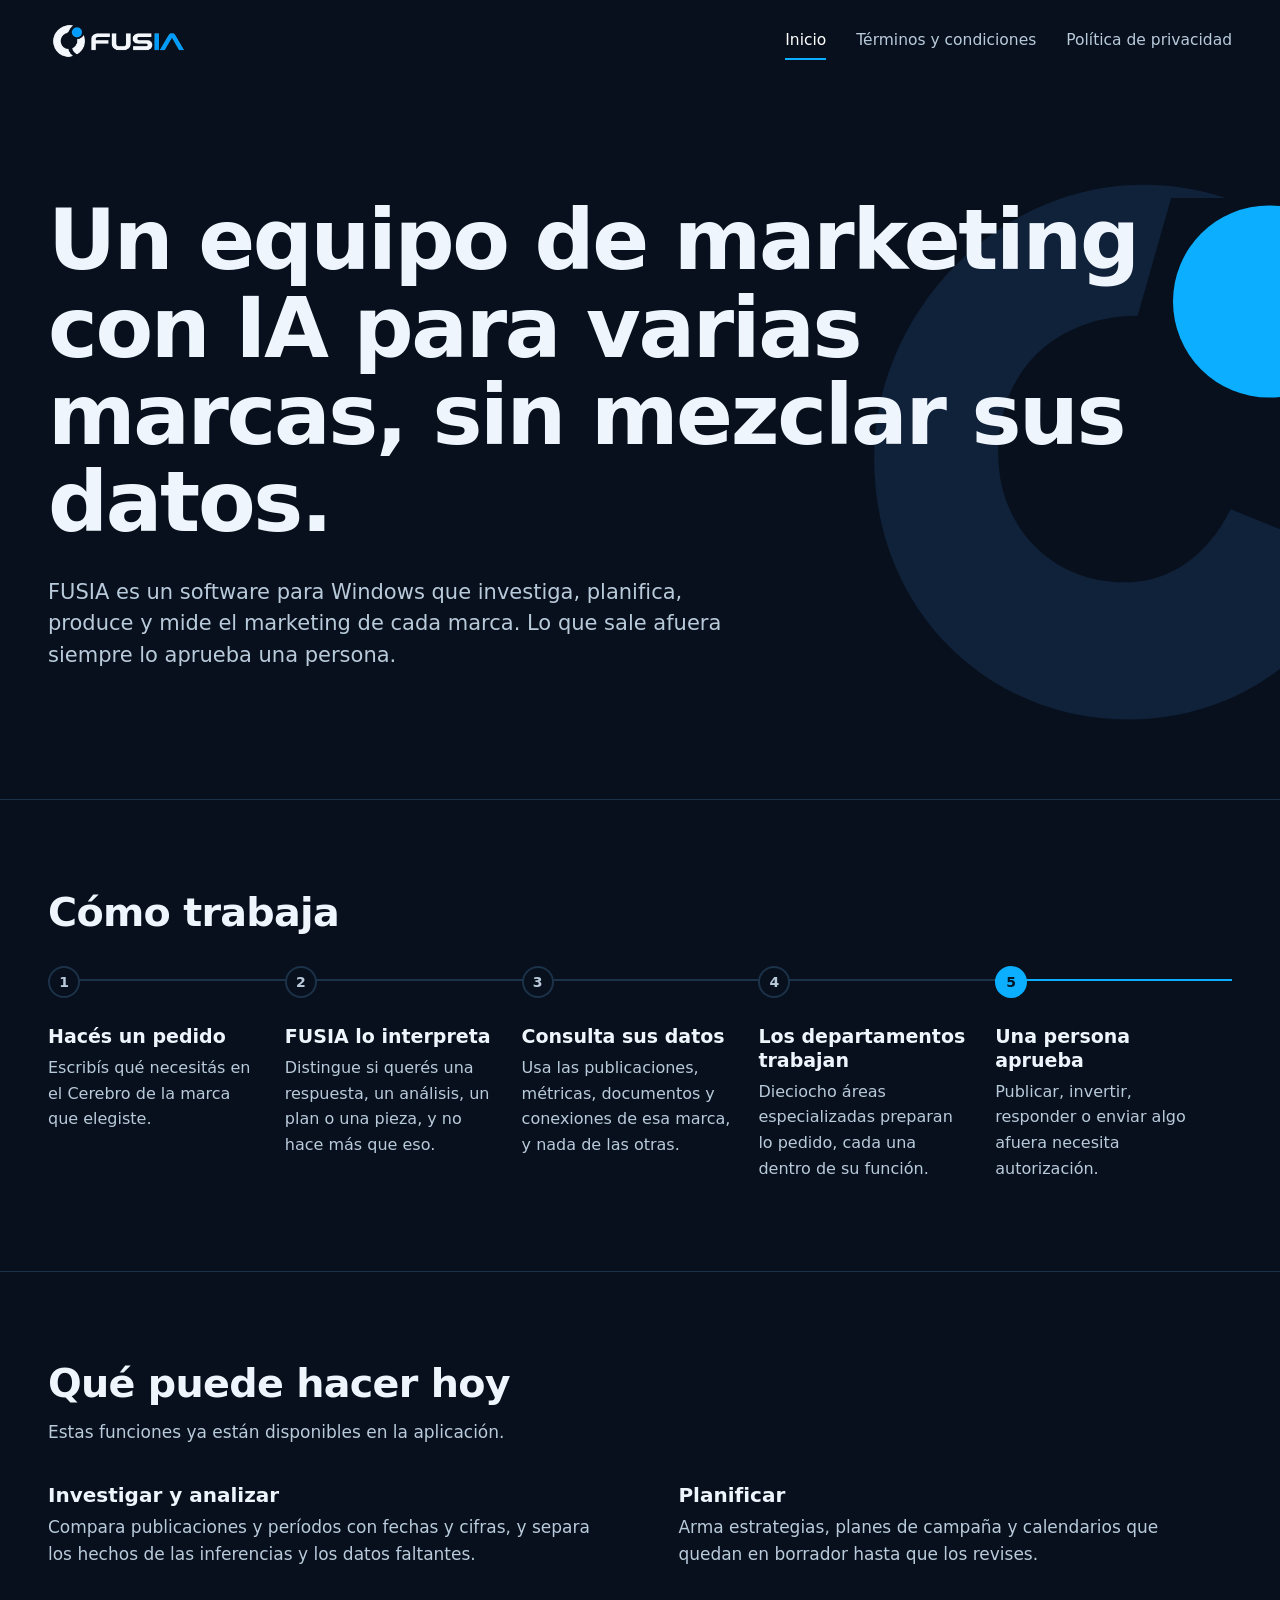
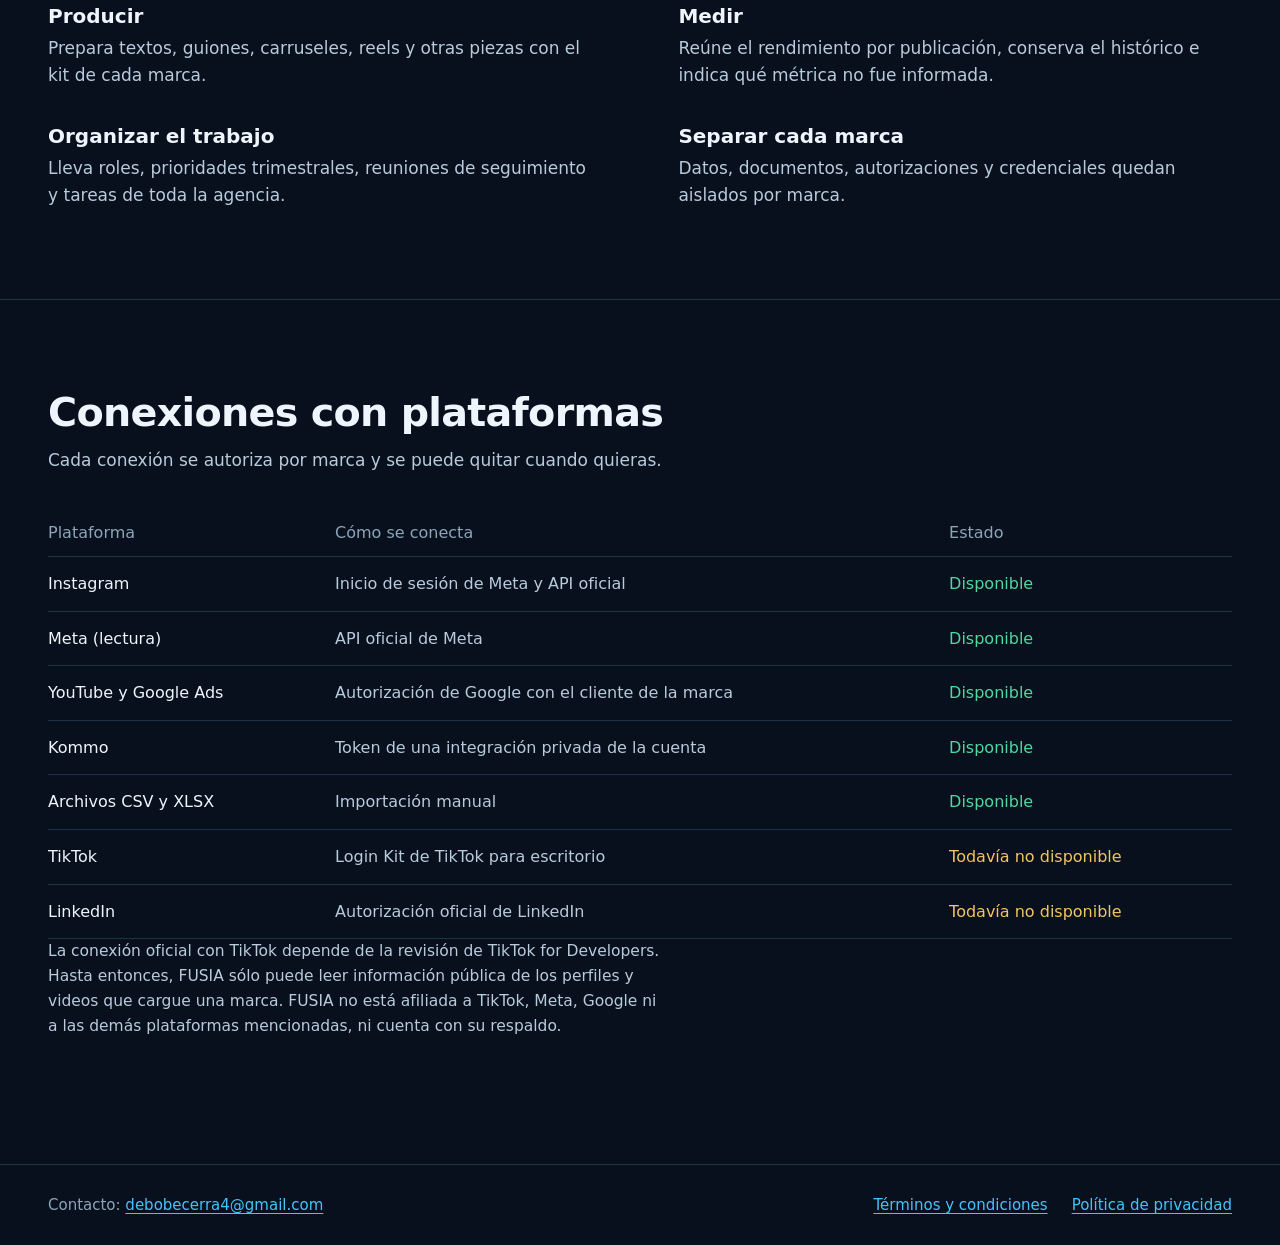
<file: index.html>
<!doctype html>
<html lang="es">
<head>
<meta charset="utf-8">
<meta name="viewport" content="width=device-width, initial-scale=1">
<title>FUSIA: agencia de marketing con IA para varias marcas</title>
<meta name="description" content="FUSIA es un software para Windows que organiza un equipo de marketing con IA para varias marcas, con los datos de cada una separados y aprobación humana para lo que sale afuera.">
<link rel="icon" type="image/png" href="assets/icono.png">
<link rel="stylesheet" href="assets/sitio.css">
</head>
<body>
<a class="saltar" href="#contenido">Saltar al contenido</a>
<header class="cabecera">
  <a href="./"><img src="assets/logo.png" width="480" height="143" alt="FUSIA"></a>
  <nav aria-label="Principal">
    <a href="./" aria-current="page">Inicio</a>
    <a href="terminos/">Términos y condiciones</a>
    <a href="privacidad/">Política de privacidad</a>
  </nav>
</header>

<main id="contenido">
  <section class="portada">
    <svg class="isotipo" viewBox="0 0 100 100" aria-hidden="true">
      <path fill="#10213a" d="M68.5 10.8C38.8 1.2 11.8 25.6 11.8 52.8c0 24.8 18.7 42.1 40.9 42.1 16.8 0 31.1-9.6 37.4-25.4l-20.8-8.5c-4 8-10.2 11.8-17.1 11.8-11.8 0-20.4-9-20.4-20.8 0-13.8 9.8-22.2 22.5-22.2l5.4-19Z"/>
      <circle fill="#0caeff" cx="75.5" cy="27.5" r="15.5"/>
    </svg>
    <h1>Un equipo de marketing con IA para varias marcas, sin mezclar sus datos.</h1>
    <p>FUSIA es un software para Windows que investiga, planifica, produce y mide el marketing de cada marca. Lo que sale afuera siempre lo aprueba una persona.</p>
  </section>

  <section class="franja">
    <h2>Cómo trabaja</h2>
    <ol class="camino">
      <li><h3>Hacés un pedido</h3><p>Escribís qué necesitás en el Cerebro de la marca que elegiste.</p></li>
      <li><h3>FUSIA lo interpreta</h3><p>Distingue si querés una respuesta, un análisis, un plan o una pieza, y no hace más que eso.</p></li>
      <li><h3>Consulta sus datos</h3><p>Usa las publicaciones, métricas, documentos y conexiones de esa marca, y nada de las otras.</p></li>
      <li><h3>Los departamentos trabajan</h3><p>Dieciocho áreas especializadas preparan lo pedido, cada una dentro de su función.</p></li>
      <li><h3>Una persona aprueba</h3><p>Publicar, invertir, responder o enviar algo afuera necesita autorización.</p></li>
    </ol>
  </section>

  <section class="franja">
    <h2>Qué puede hacer hoy</h2>
    <p>Estas funciones ya están disponibles en la aplicación.</p>
    <dl class="capacidades">
      <div><dt>Investigar y analizar</dt><dd>Compara publicaciones y períodos con fechas y cifras, y separa los hechos de las inferencias y los datos faltantes.</dd></div>
      <div><dt>Planificar</dt><dd>Arma estrategias, planes de campaña y calendarios que quedan en borrador hasta que los revises.</dd></div>
      <div><dt>Producir</dt><dd>Prepara textos, guiones, carruseles, reels y otras piezas con el kit de cada marca.</dd></div>
      <div><dt>Medir</dt><dd>Reúne el rendimiento por publicación, conserva el histórico e indica qué métrica no fue informada.</dd></div>
      <div><dt>Organizar el trabajo</dt><dd>Lleva roles, prioridades trimestrales, reuniones de seguimiento y tareas de toda la agencia.</dd></div>
      <div><dt>Separar cada marca</dt><dd>Datos, documentos, autorizaciones y credenciales quedan aislados por marca.</dd></div>
    </dl>
  </section>

  <section class="franja">
    <h2>Conexiones con plataformas</h2>
    <p>Cada conexión se autoriza por marca y se puede quitar cuando quieras.</p>
    <div class="tabla-marco">
      <table>
        <thead><tr><th scope="col">Plataforma</th><th scope="col">Cómo se conecta</th><th scope="col">Estado</th></tr></thead>
        <tbody>
          <tr><td>Instagram</td><td>Inicio de sesión de Meta y API oficial</td><td class="si">Disponible</td></tr>
          <tr><td>Meta (lectura)</td><td>API oficial de Meta</td><td class="si">Disponible</td></tr>
          <tr><td>YouTube y Google Ads</td><td>Autorización de Google con el cliente de la marca</td><td class="si">Disponible</td></tr>
          <tr><td>Kommo</td><td>Token de una integración privada de la cuenta</td><td class="si">Disponible</td></tr>
          <tr><td>Archivos CSV y XLSX</td><td>Importación manual</td><td class="si">Disponible</td></tr>
          <tr><td>TikTok</td><td>Login Kit de TikTok para escritorio</td><td class="no">Todavía no disponible</td></tr>
          <tr><td>LinkedIn</td><td>Autorización oficial de LinkedIn</td><td class="no">Todavía no disponible</td></tr>
        </tbody>
      </table>
    </div>
    <p class="nota">La conexión oficial con TikTok depende de la revisión de TikTok for Developers. Hasta entonces, FUSIA sólo puede leer información pública de los perfiles y videos que cargue una marca. FUSIA no está afiliada a TikTok, Meta, Google ni a las demás plataformas mencionadas, ni cuenta con su respaldo.</p>
  </section>
</main>

<footer class="pie">
  <p>Contacto: <a href="mailto:debobecerra4@gmail.com">debobecerra4@gmail.com</a></p>
  <nav aria-label="Legales"><a href="terminos/">Términos y condiciones</a><a href="privacidad/">Política de privacidad</a></nav>
</footer>
</body>
</html>
</file>
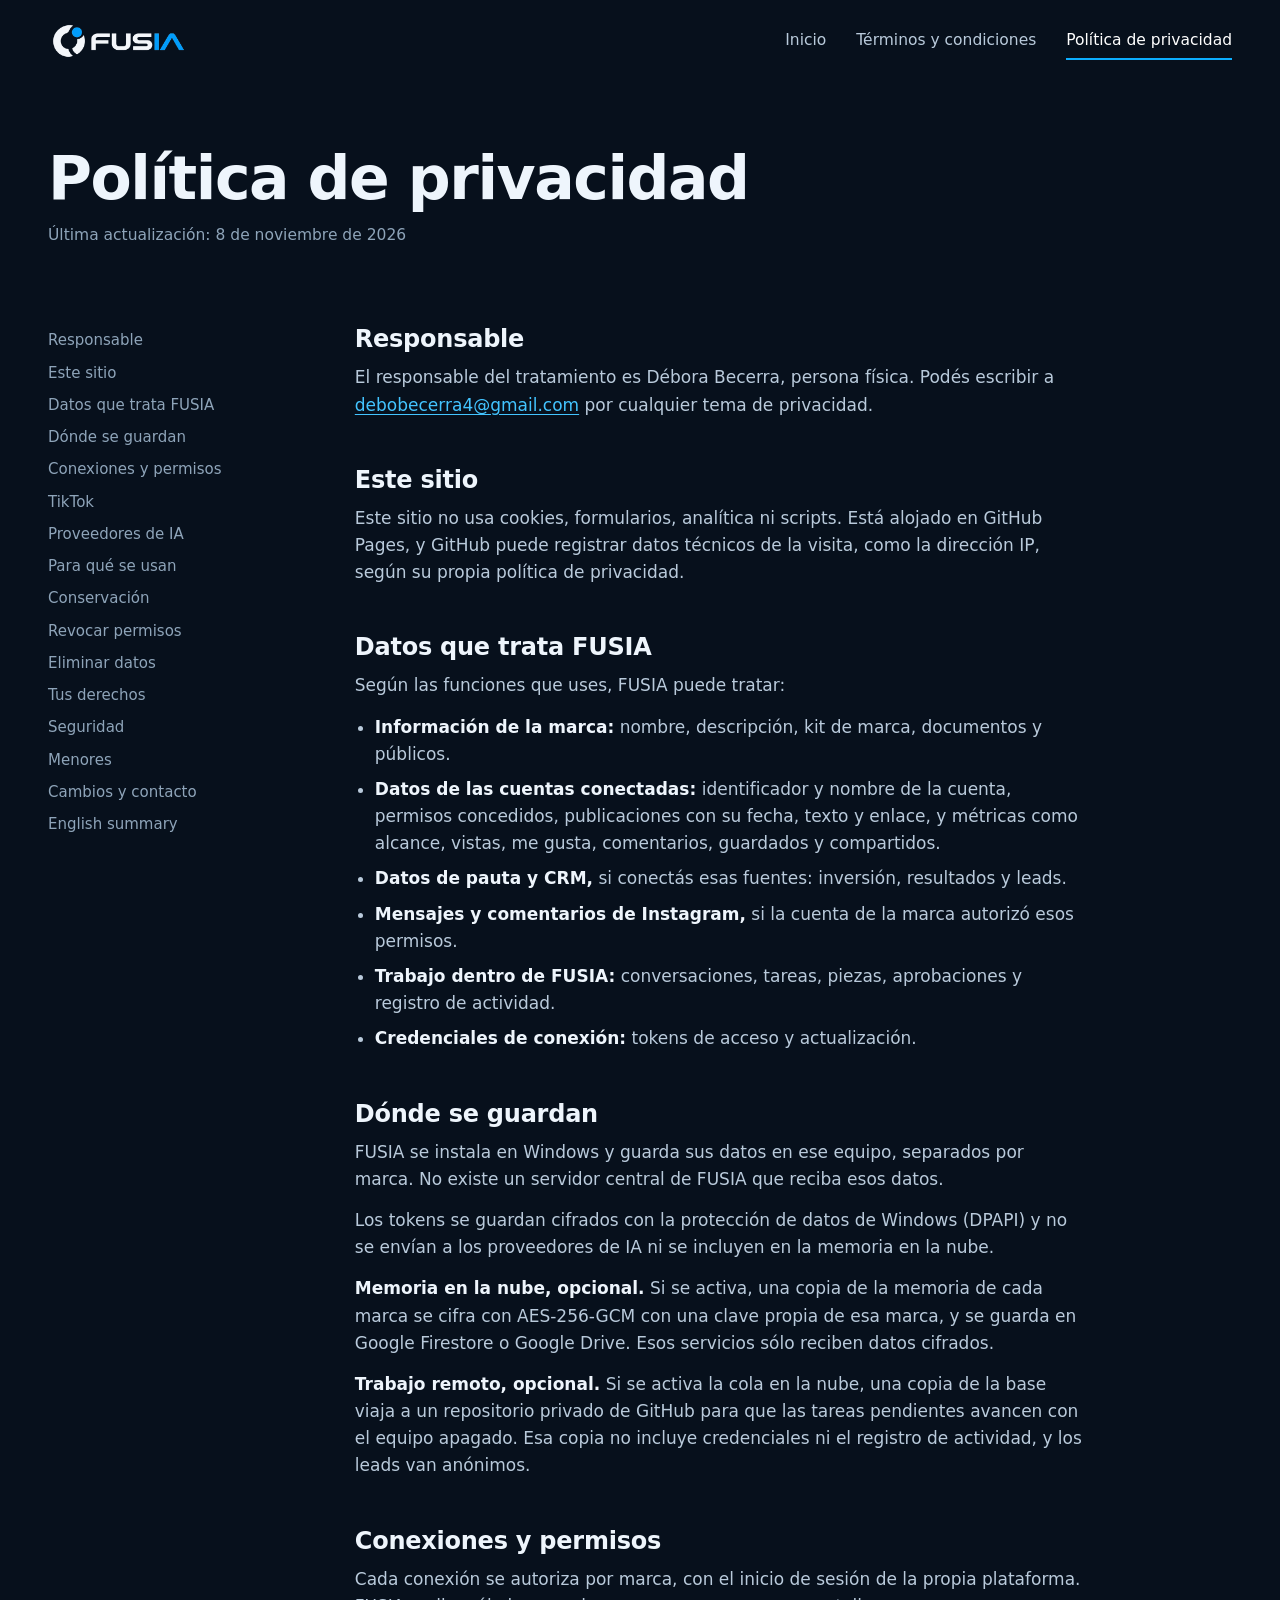
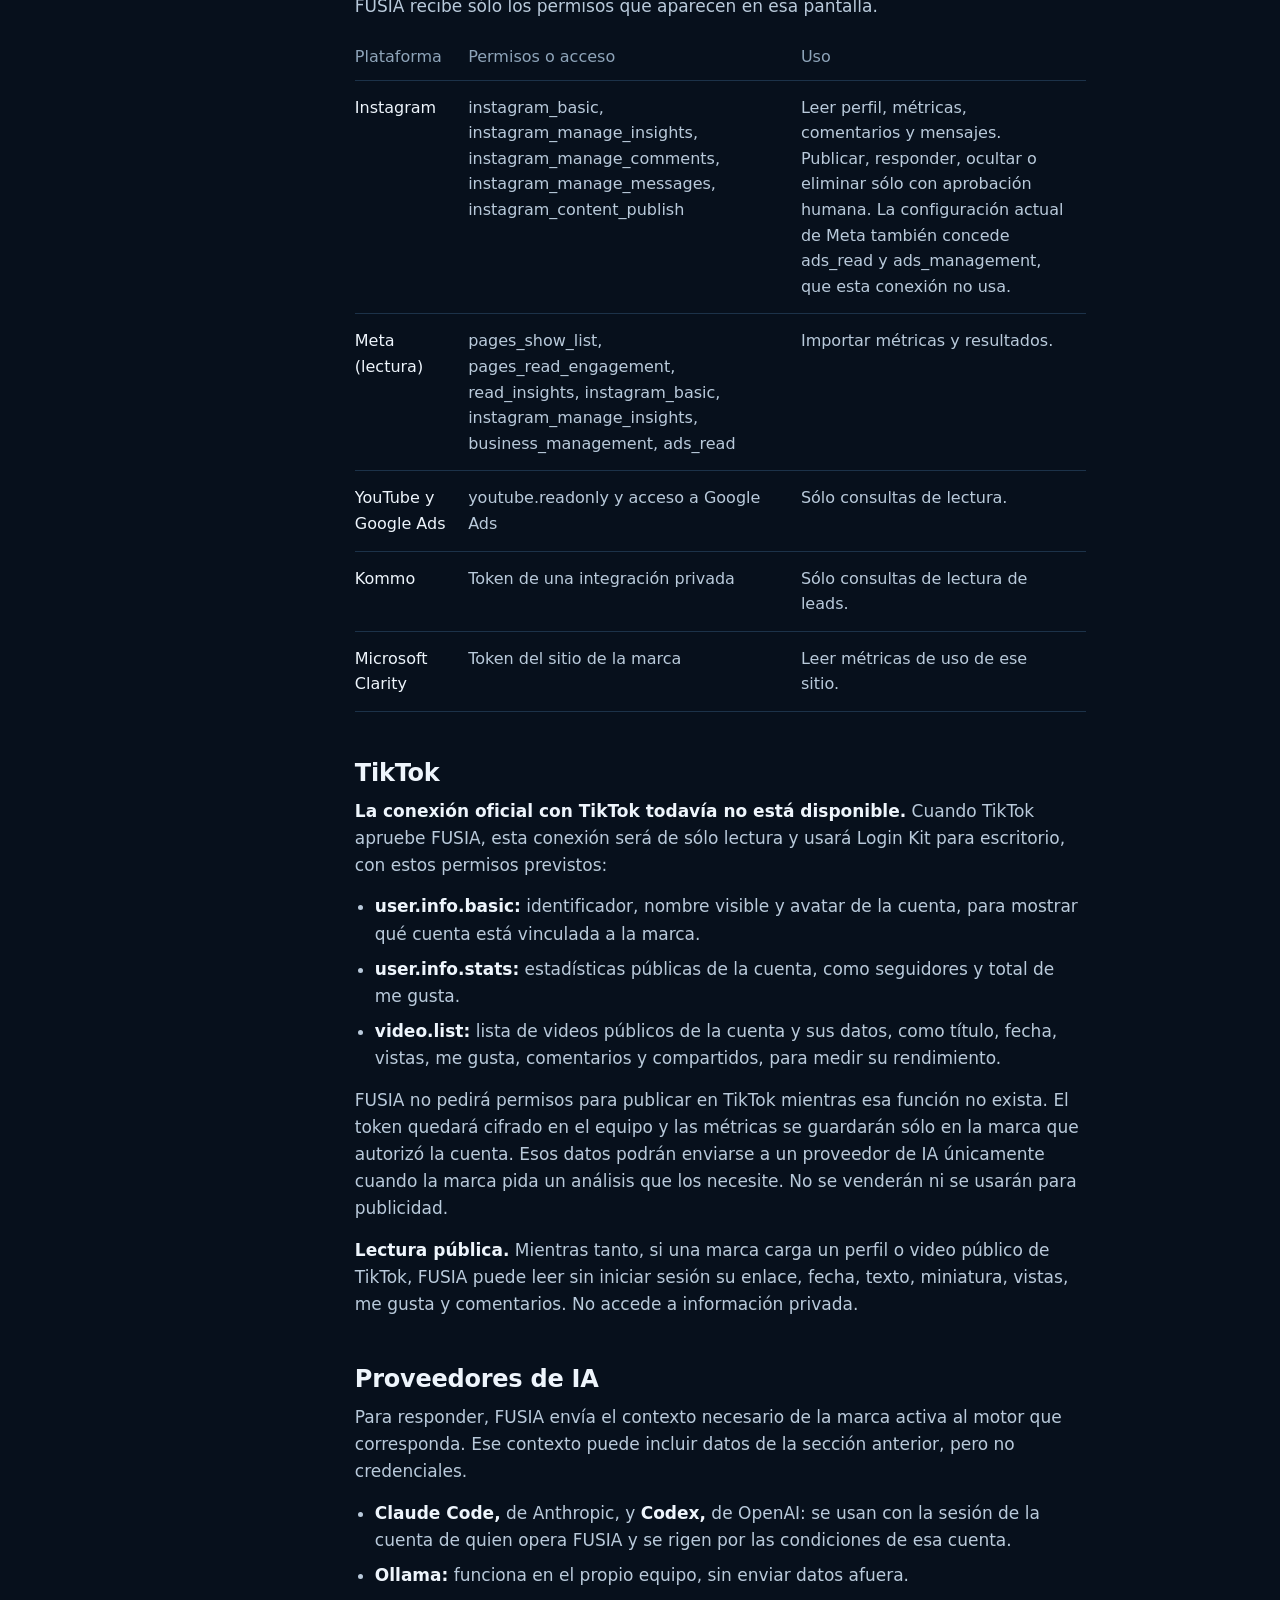
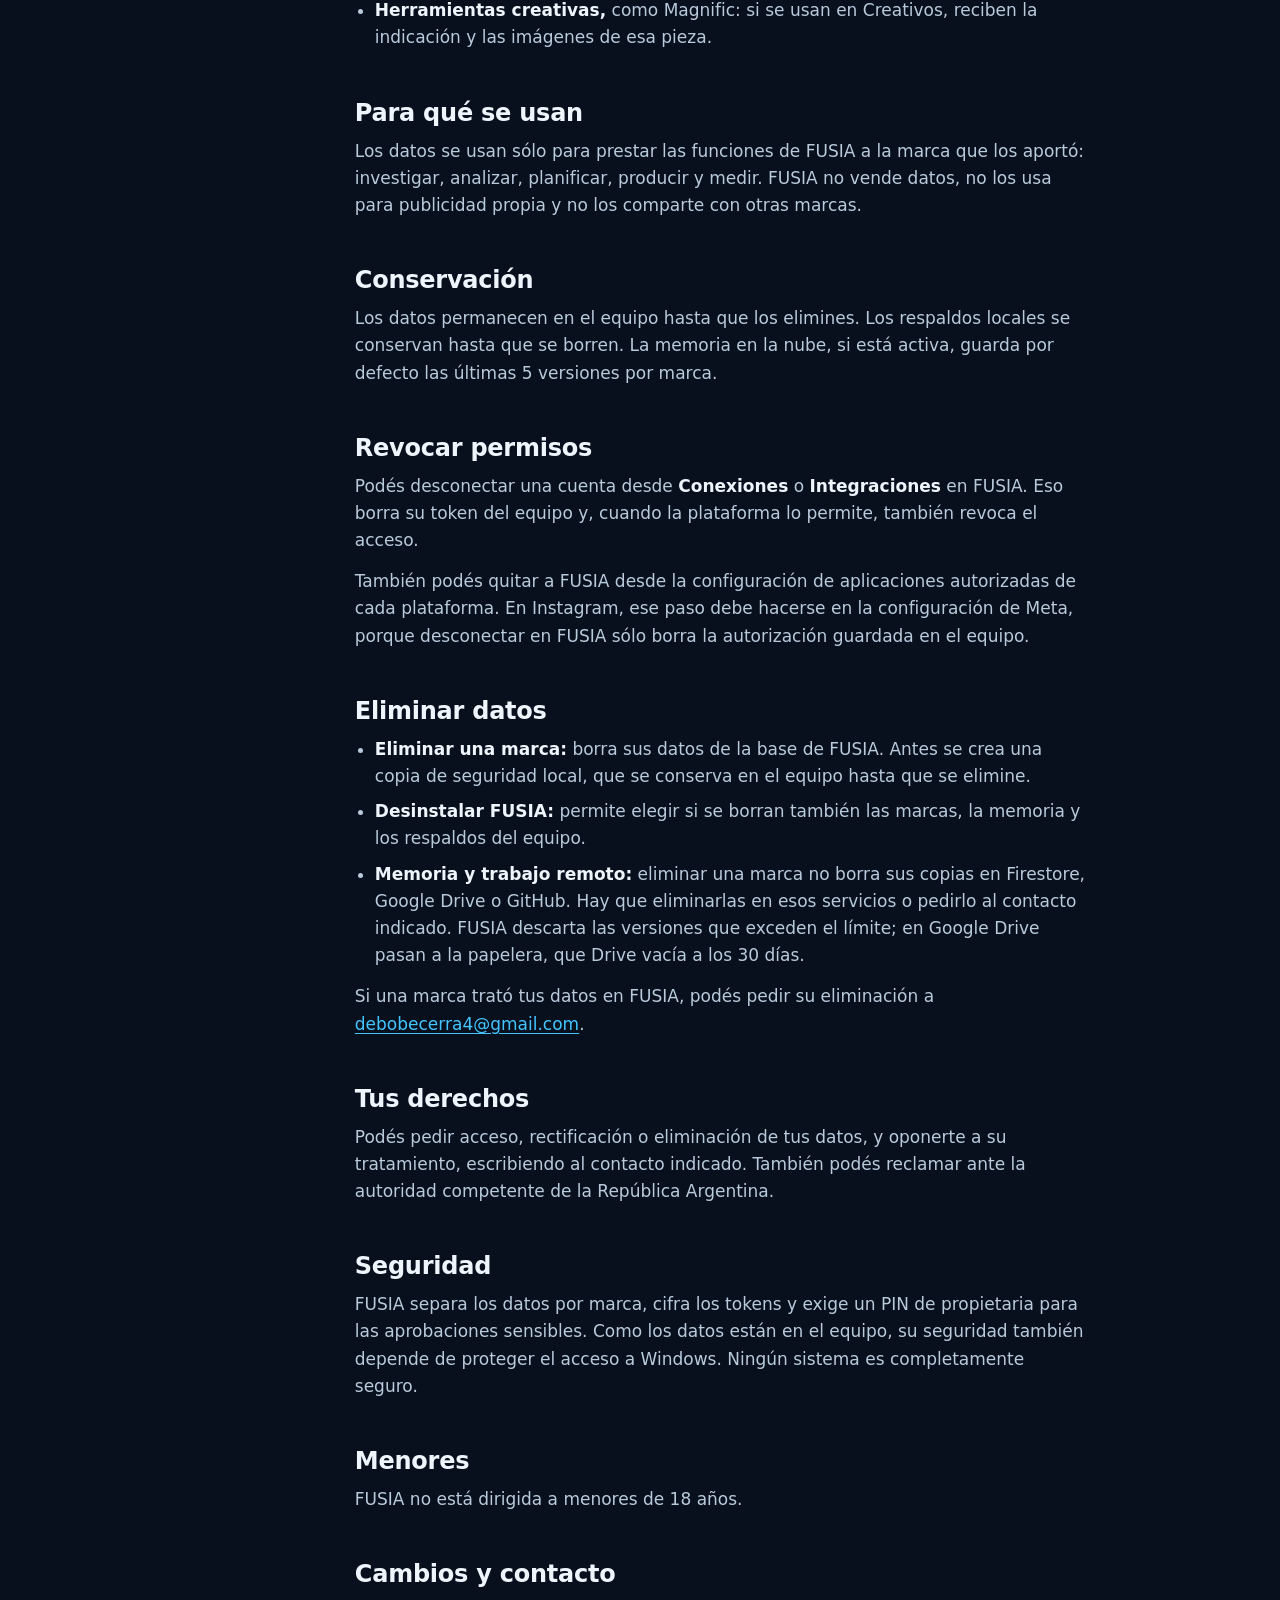
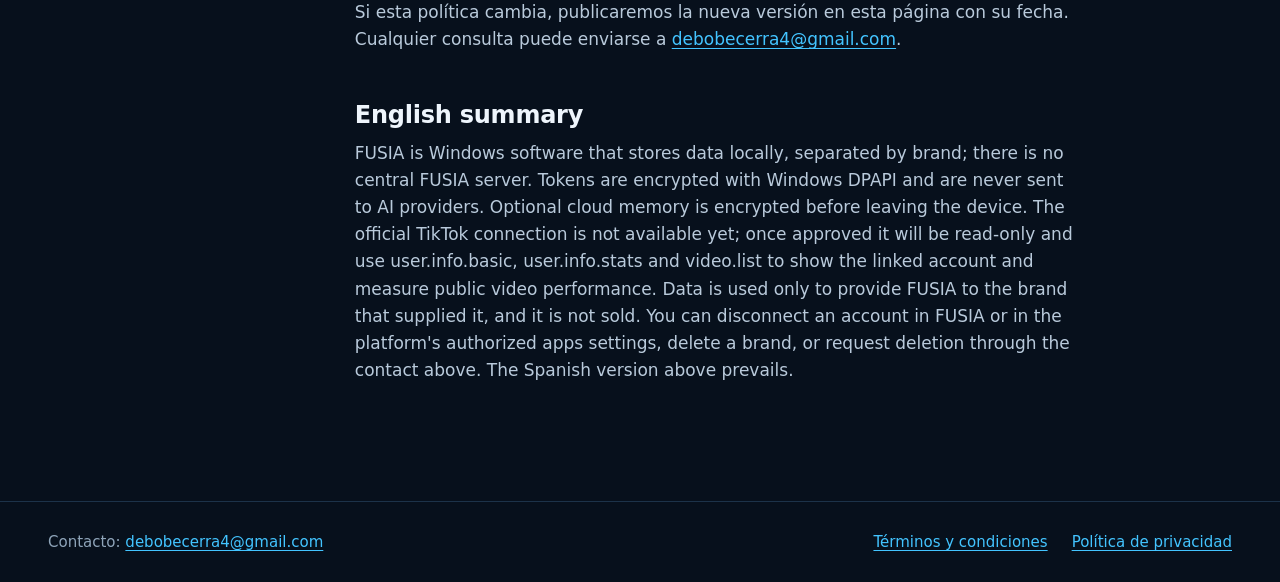
<file: privacidad/index.html>
<!doctype html>
<html lang="es">
<head>
<meta charset="utf-8">
<meta name="viewport" content="width=device-width, initial-scale=1">
<title>Política de privacidad de FUSIA</title>
<meta name="description" content="Qué datos trata FUSIA, dónde se guardan, cómo se conectan las plataformas y cómo revocar permisos y eliminar datos.">
<link rel="icon" type="image/png" href="../assets/icono.png">
<link rel="stylesheet" href="../assets/sitio.css">
</head>
<body>
<a class="saltar" href="#contenido">Saltar al contenido</a>
<header class="cabecera">
  <a href="../"><img src="../assets/logo.png" width="480" height="143" alt="FUSIA"></a>
  <nav aria-label="Principal">
    <a href="../">Inicio</a>
    <a href="../terminos/">Términos y condiciones</a>
    <a href="./" aria-current="page">Política de privacidad</a>
  </nav>
</header>

<main id="contenido" class="legal">
  <header>
    <h1>Política de privacidad</h1>
    <p class="fecha">Última actualización: 8 de noviembre de 2026</p>
  </header>
  <nav class="indice" aria-label="En esta página">
    <ol>
      <li><a href="#responsable">Responsable</a></li>
      <li><a href="#sitio">Este sitio</a></li>
      <li><a href="#datos">Datos que trata FUSIA</a></li>
      <li><a href="#almacenamiento">Dónde se guardan</a></li>
      <li><a href="#plataformas">Conexiones y permisos</a></li>
      <li><a href="#tiktok">TikTok</a></li>
      <li><a href="#ia">Proveedores de IA</a></li>
      <li><a href="#finalidad">Para qué se usan</a></li>
      <li><a href="#conservacion">Conservación</a></li>
      <li><a href="#revocar">Revocar permisos</a></li>
      <li><a href="#eliminar">Eliminar datos</a></li>
      <li><a href="#derechos">Tus derechos</a></li>
      <li><a href="#seguridad">Seguridad</a></li>
      <li><a href="#menores">Menores</a></li>
      <li><a href="#cambios">Cambios y contacto</a></li>
      <li><a href="#english">English summary</a></li>
    </ol>
  </nav>
  <div class="cuerpo">
    <section id="responsable"><h2>Responsable</h2>
      <p>El responsable del tratamiento es Débora Becerra, persona física. Podés escribir a <a href="mailto:debobecerra4@gmail.com">debobecerra4@gmail.com</a> por cualquier tema de privacidad.</p></section>

    <section id="sitio"><h2>Este sitio</h2>
      <p>Este sitio no usa cookies, formularios, analítica ni scripts. Está alojado en GitHub Pages, y GitHub puede registrar datos técnicos de la visita, como la dirección IP, según su propia política de privacidad.</p></section>

    <section id="datos"><h2>Datos que trata FUSIA</h2>
      <p>Según las funciones que uses, FUSIA puede tratar:</p>
      <ul>
        <li><strong>Información de la marca:</strong> nombre, descripción, kit de marca, documentos y públicos.</li>
        <li><strong>Datos de las cuentas conectadas:</strong> identificador y nombre de la cuenta, permisos concedidos, publicaciones con su fecha, texto y enlace, y métricas como alcance, vistas, me gusta, comentarios, guardados y compartidos.</li>
        <li><strong>Datos de pauta y CRM,</strong> si conectás esas fuentes: inversión, resultados y leads.</li>
        <li><strong>Mensajes y comentarios de Instagram,</strong> si la cuenta de la marca autorizó esos permisos.</li>
        <li><strong>Trabajo dentro de FUSIA:</strong> conversaciones, tareas, piezas, aprobaciones y registro de actividad.</li>
        <li><strong>Credenciales de conexión:</strong> tokens de acceso y actualización.</li>
      </ul></section>

    <section id="almacenamiento"><h2>Dónde se guardan</h2>
      <p>FUSIA se instala en Windows y guarda sus datos en ese equipo, separados por marca. No existe un servidor central de FUSIA que reciba esos datos.</p>
      <p>Los tokens se guardan cifrados con la protección de datos de Windows (DPAPI) y no se envían a los proveedores de IA ni se incluyen en la memoria en la nube.</p>
      <p><strong>Memoria en la nube, opcional.</strong> Si se activa, una copia de la memoria de cada marca se cifra con AES-256-GCM con una clave propia de esa marca, y se guarda en Google Firestore o Google Drive. Esos servicios sólo reciben datos cifrados.</p>
      <p><strong>Trabajo remoto, opcional.</strong> Si se activa la cola en la nube, una copia de la base viaja a un repositorio privado de GitHub para que las tareas pendientes avancen con el equipo apagado. Esa copia no incluye credenciales ni el registro de actividad, y los leads van anónimos.</p></section>

    <section id="plataformas"><h2>Conexiones y permisos</h2>
      <p>Cada conexión se autoriza por marca, con el inicio de sesión de la propia plataforma. FUSIA recibe sólo los permisos que aparecen en esa pantalla.</p>
      <div class="tabla-marco">
        <table>
          <thead><tr><th scope="col">Plataforma</th><th scope="col">Permisos o acceso</th><th scope="col">Uso</th></tr></thead>
          <tbody>
            <tr><td>Instagram</td><td>instagram_basic, instagram_manage_insights, instagram_manage_comments, instagram_manage_messages, instagram_content_publish</td><td>Leer perfil, métricas, comentarios y mensajes. Publicar, responder, ocultar o eliminar sólo con aprobación humana. La configuración actual de Meta también concede ads_read y ads_management, que esta conexión no usa.</td></tr>
            <tr><td>Meta (lectura)</td><td>pages_show_list, pages_read_engagement, read_insights, instagram_basic, instagram_manage_insights, business_management, ads_read</td><td>Importar métricas y resultados.</td></tr>
            <tr><td>YouTube y Google Ads</td><td>youtube.readonly y acceso a Google Ads</td><td>Sólo consultas de lectura.</td></tr>
            <tr><td>Kommo</td><td>Token de una integración privada</td><td>Sólo consultas de lectura de leads.</td></tr>
            <tr><td>Microsoft Clarity</td><td>Token del sitio de la marca</td><td>Leer métricas de uso de ese sitio.</td></tr>
          </tbody>
        </table>
      </div></section>

    <section id="tiktok"><h2>TikTok</h2>
      <p><strong>La conexión oficial con TikTok todavía no está disponible.</strong> Cuando TikTok apruebe FUSIA, esta conexión será de sólo lectura y usará Login Kit para escritorio, con estos permisos previstos:</p>
      <ul>
        <li><strong>user.info.basic:</strong> identificador, nombre visible y avatar de la cuenta, para mostrar qué cuenta está vinculada a la marca.</li>
        <li><strong>user.info.stats:</strong> estadísticas públicas de la cuenta, como seguidores y total de me gusta.</li>
        <li><strong>video.list:</strong> lista de videos públicos de la cuenta y sus datos, como título, fecha, vistas, me gusta, comentarios y compartidos, para medir su rendimiento.</li>
      </ul>
      <p>FUSIA no pedirá permisos para publicar en TikTok mientras esa función no exista. El token quedará cifrado en el equipo y las métricas se guardarán sólo en la marca que autorizó la cuenta. Esos datos podrán enviarse a un proveedor de IA únicamente cuando la marca pida un análisis que los necesite. No se venderán ni se usarán para publicidad.</p>
      <p><strong>Lectura pública.</strong> Mientras tanto, si una marca carga un perfil o video público de TikTok, FUSIA puede leer sin iniciar sesión su enlace, fecha, texto, miniatura, vistas, me gusta y comentarios. No accede a información privada.</p></section>

    <section id="ia"><h2>Proveedores de IA</h2>
      <p>Para responder, FUSIA envía el contexto necesario de la marca activa al motor que corresponda. Ese contexto puede incluir datos de la sección anterior, pero no credenciales.</p>
      <ul>
        <li><strong>Claude Code,</strong> de Anthropic, y <strong>Codex,</strong> de OpenAI: se usan con la sesión de la cuenta de quien opera FUSIA y se rigen por las condiciones de esa cuenta.</li>
        <li><strong>Ollama:</strong> funciona en el propio equipo, sin enviar datos afuera.</li>
        <li><strong>Herramientas creativas,</strong> como Magnific: si se usan en Creativos, reciben la indicación y las imágenes de esa pieza.</li>
      </ul></section>

    <section id="finalidad"><h2>Para qué se usan</h2>
      <p>Los datos se usan sólo para prestar las funciones de FUSIA a la marca que los aportó: investigar, analizar, planificar, producir y medir. FUSIA no vende datos, no los usa para publicidad propia y no los comparte con otras marcas.</p></section>

    <section id="conservacion"><h2>Conservación</h2>
      <p>Los datos permanecen en el equipo hasta que los elimines. Los respaldos locales se conservan hasta que se borren. La memoria en la nube, si está activa, guarda por defecto las últimas 5 versiones por marca.</p></section>

    <section id="revocar"><h2>Revocar permisos</h2>
      <p>Podés desconectar una cuenta desde <strong>Conexiones</strong> o <strong>Integraciones</strong> en FUSIA. Eso borra su token del equipo y, cuando la plataforma lo permite, también revoca el acceso.</p>
      <p>También podés quitar a FUSIA desde la configuración de aplicaciones autorizadas de cada plataforma. En Instagram, ese paso debe hacerse en la configuración de Meta, porque desconectar en FUSIA sólo borra la autorización guardada en el equipo.</p></section>

    <section id="eliminar"><h2>Eliminar datos</h2>
      <ul>
        <li><strong>Eliminar una marca:</strong> borra sus datos de la base de FUSIA. Antes se crea una copia de seguridad local, que se conserva en el equipo hasta que se elimine.</li>
        <li><strong>Desinstalar FUSIA:</strong> permite elegir si se borran también las marcas, la memoria y los respaldos del equipo.</li>
        <li><strong>Memoria y trabajo remoto:</strong> eliminar una marca no borra sus copias en Firestore, Google Drive o GitHub. Hay que eliminarlas en esos servicios o pedirlo al contacto indicado. FUSIA descarta las versiones que exceden el límite; en Google Drive pasan a la papelera, que Drive vacía a los 30 días.</li>
      </ul>
      <p>Si una marca trató tus datos en FUSIA, podés pedir su eliminación a <a href="mailto:debobecerra4@gmail.com">debobecerra4@gmail.com</a>.</p></section>

    <section id="derechos"><h2>Tus derechos</h2>
      <p>Podés pedir acceso, rectificación o eliminación de tus datos, y oponerte a su tratamiento, escribiendo al contacto indicado. También podés reclamar ante la autoridad competente de la República Argentina.</p></section>

    <section id="seguridad"><h2>Seguridad</h2>
      <p>FUSIA separa los datos por marca, cifra los tokens y exige un PIN de propietaria para las aprobaciones sensibles. Como los datos están en el equipo, su seguridad también depende de proteger el acceso a Windows. Ningún sistema es completamente seguro.</p></section>

    <section id="menores"><h2>Menores</h2>
      <p>FUSIA no está dirigida a menores de 18 años.</p></section>

    <section id="cambios"><h2>Cambios y contacto</h2>
      <p>Si esta política cambia, publicaremos la nueva versión en esta página con su fecha. Cualquier consulta puede enviarse a <a href="mailto:debobecerra4@gmail.com">debobecerra4@gmail.com</a>.</p></section>

    <section id="english" lang="en"><h2>English summary</h2>
      <p>FUSIA is Windows software that stores data locally, separated by brand; there is no central FUSIA server. Tokens are encrypted with Windows DPAPI and are never sent to AI providers. Optional cloud memory is encrypted before leaving the device. The official TikTok connection is not available yet; once approved it will be read-only and use user.info.basic, user.info.stats and video.list to show the linked account and measure public video performance. Data is used only to provide FUSIA to the brand that supplied it, and it is not sold. You can disconnect an account in FUSIA or in the platform's authorized apps settings, delete a brand, or request deletion through the contact above. The Spanish version above prevails.</p></section>
  </div>
</main>

<footer class="pie">
  <p>Contacto: <a href="mailto:debobecerra4@gmail.com">debobecerra4@gmail.com</a></p>
  <nav aria-label="Legales"><a href="../terminos/">Términos y condiciones</a><a href="./">Política de privacidad</a></nav>
</footer>
</body>
</html>
</file>
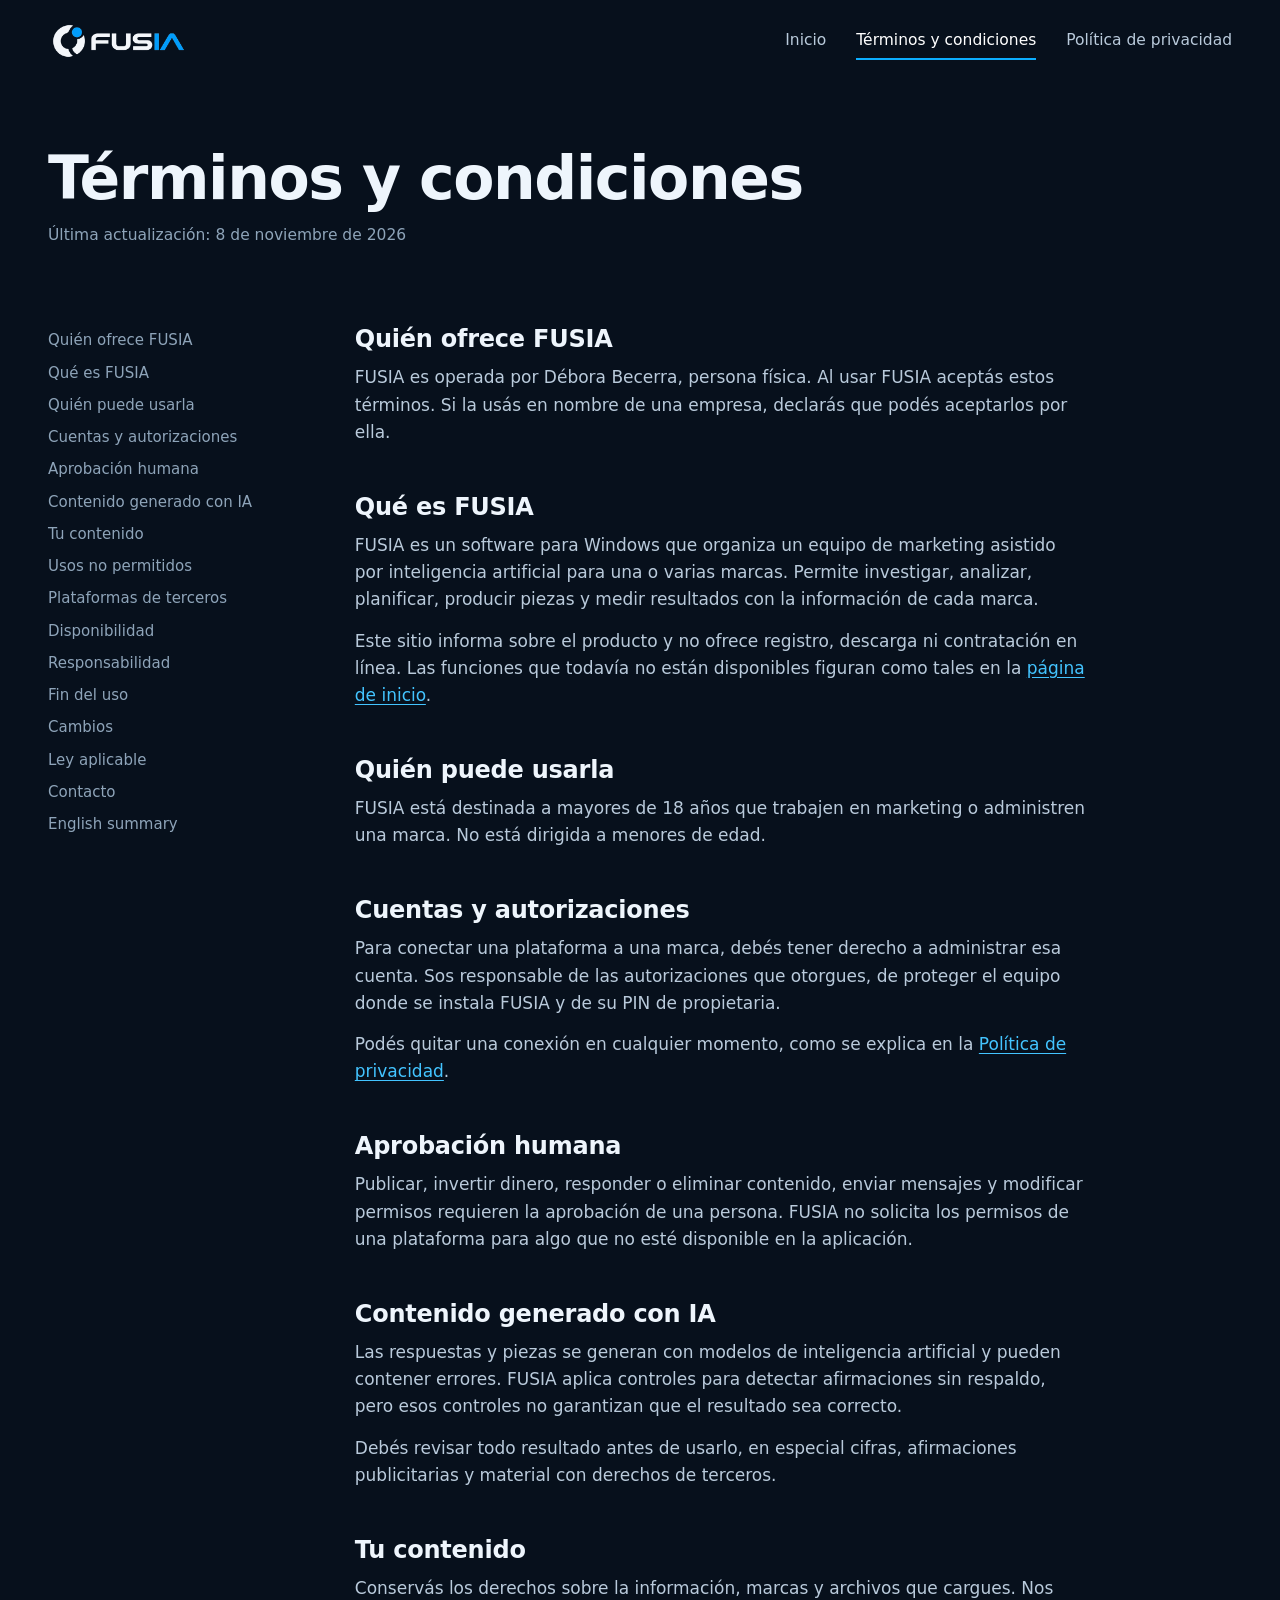
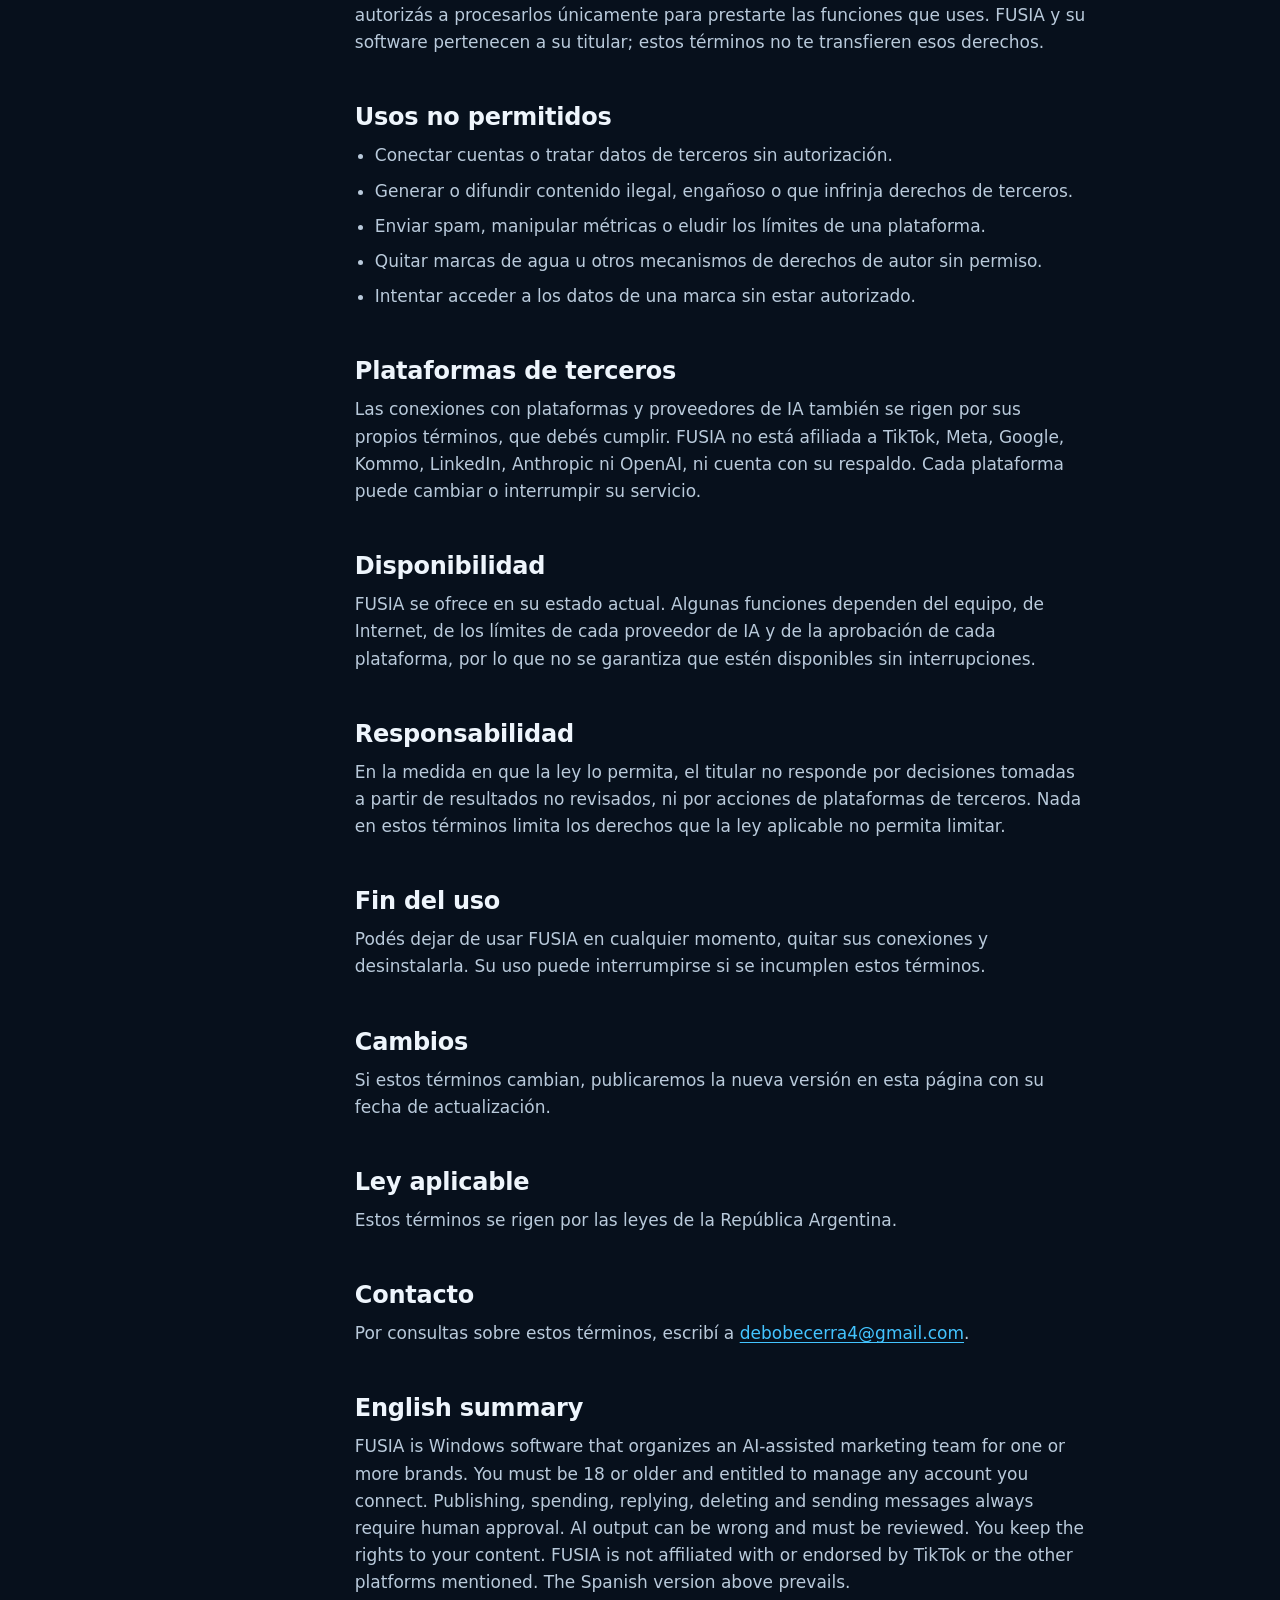
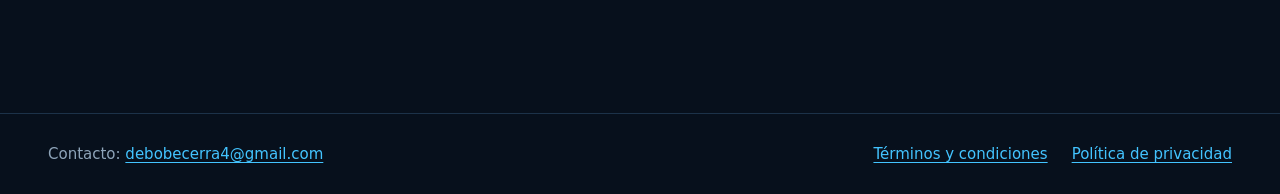
<file: terminos/index.html>
<!doctype html>
<html lang="es">
<head>
<meta charset="utf-8">
<meta name="viewport" content="width=device-width, initial-scale=1">
<title>Términos y condiciones de FUSIA</title>
<meta name="description" content="Condiciones de uso de FUSIA, software de marketing con IA para varias marcas.">
<link rel="icon" type="image/png" href="../assets/icono.png">
<link rel="stylesheet" href="../assets/sitio.css">
</head>
<body>
<a class="saltar" href="#contenido">Saltar al contenido</a>
<header class="cabecera">
  <a href="../"><img src="../assets/logo.png" width="480" height="143" alt="FUSIA"></a>
  <nav aria-label="Principal">
    <a href="../">Inicio</a>
    <a href="./" aria-current="page">Términos y condiciones</a>
    <a href="../privacidad/">Política de privacidad</a>
  </nav>
</header>

<main id="contenido" class="legal">
  <header>
    <h1>Términos y condiciones</h1>
    <p class="fecha">Última actualización: 8 de noviembre de 2026</p>
  </header>
  <nav class="indice" aria-label="En esta página">
    <ol>
      <li><a href="#titular">Quién ofrece FUSIA</a></li>
      <li><a href="#servicio">Qué es FUSIA</a></li>
      <li><a href="#uso">Quién puede usarla</a></li>
      <li><a href="#cuentas">Cuentas y autorizaciones</a></li>
      <li><a href="#aprobacion">Aprobación humana</a></li>
      <li><a href="#ia">Contenido generado con IA</a></li>
      <li><a href="#contenido-usuario">Tu contenido</a></li>
      <li><a href="#prohibido">Usos no permitidos</a></li>
      <li><a href="#terceros">Plataformas de terceros</a></li>
      <li><a href="#disponibilidad">Disponibilidad</a></li>
      <li><a href="#responsabilidad">Responsabilidad</a></li>
      <li><a href="#fin">Fin del uso</a></li>
      <li><a href="#cambios">Cambios</a></li>
      <li><a href="#ley">Ley aplicable</a></li>
      <li><a href="#contacto">Contacto</a></li>
      <li><a href="#english">English summary</a></li>
    </ol>
  </nav>
  <div class="cuerpo">
    <section id="titular"><h2>Quién ofrece FUSIA</h2>
      <p>FUSIA es operada por Débora Becerra, persona física. Al usar FUSIA aceptás estos términos. Si la usás en nombre de una empresa, declarás que podés aceptarlos por ella.</p></section>
    <section id="servicio"><h2>Qué es FUSIA</h2>
      <p>FUSIA es un software para Windows que organiza un equipo de marketing asistido por inteligencia artificial para una o varias marcas. Permite investigar, analizar, planificar, producir piezas y medir resultados con la información de cada marca.</p>
      <p>Este sitio informa sobre el producto y no ofrece registro, descarga ni contratación en línea. Las funciones que todavía no están disponibles figuran como tales en la <a href="../">página de inicio</a>.</p></section>
    <section id="uso"><h2>Quién puede usarla</h2>
      <p>FUSIA está destinada a mayores de 18 años que trabajen en marketing o administren una marca. No está dirigida a menores de edad.</p></section>
    <section id="cuentas"><h2>Cuentas y autorizaciones</h2>
      <p>Para conectar una plataforma a una marca, debés tener derecho a administrar esa cuenta. Sos responsable de las autorizaciones que otorgues, de proteger el equipo donde se instala FUSIA y de su PIN de propietaria.</p>
      <p>Podés quitar una conexión en cualquier momento, como se explica en la <a href="../privacidad/#revocar">Política de privacidad</a>.</p></section>
    <section id="aprobacion"><h2>Aprobación humana</h2>
      <p>Publicar, invertir dinero, responder o eliminar contenido, enviar mensajes y modificar permisos requieren la aprobación de una persona. FUSIA no solicita los permisos de una plataforma para algo que no esté disponible en la aplicación.</p></section>
    <section id="ia"><h2>Contenido generado con IA</h2>
      <p>Las respuestas y piezas se generan con modelos de inteligencia artificial y pueden contener errores. FUSIA aplica controles para detectar afirmaciones sin respaldo, pero esos controles no garantizan que el resultado sea correcto.</p>
      <p>Debés revisar todo resultado antes de usarlo, en especial cifras, afirmaciones publicitarias y material con derechos de terceros.</p></section>
    <section id="contenido-usuario"><h2>Tu contenido</h2>
      <p>Conservás los derechos sobre la información, marcas y archivos que cargues. Nos autorizás a procesarlos únicamente para prestarte las funciones que uses. FUSIA y su software pertenecen a su titular; estos términos no te transfieren esos derechos.</p></section>
    <section id="prohibido"><h2>Usos no permitidos</h2>
      <ul>
        <li>Conectar cuentas o tratar datos de terceros sin autorización.</li>
        <li>Generar o difundir contenido ilegal, engañoso o que infrinja derechos de terceros.</li>
        <li>Enviar spam, manipular métricas o eludir los límites de una plataforma.</li>
        <li>Quitar marcas de agua u otros mecanismos de derechos de autor sin permiso.</li>
        <li>Intentar acceder a los datos de una marca sin estar autorizado.</li>
      </ul></section>
    <section id="terceros"><h2>Plataformas de terceros</h2>
      <p>Las conexiones con plataformas y proveedores de IA también se rigen por sus propios términos, que debés cumplir. FUSIA no está afiliada a TikTok, Meta, Google, Kommo, LinkedIn, Anthropic ni OpenAI, ni cuenta con su respaldo. Cada plataforma puede cambiar o interrumpir su servicio.</p></section>
    <section id="disponibilidad"><h2>Disponibilidad</h2>
      <p>FUSIA se ofrece en su estado actual. Algunas funciones dependen del equipo, de Internet, de los límites de cada proveedor de IA y de la aprobación de cada plataforma, por lo que no se garantiza que estén disponibles sin interrupciones.</p></section>
    <section id="responsabilidad"><h2>Responsabilidad</h2>
      <p>En la medida en que la ley lo permita, el titular no responde por decisiones tomadas a partir de resultados no revisados, ni por acciones de plataformas de terceros. Nada en estos términos limita los derechos que la ley aplicable no permita limitar.</p></section>
    <section id="fin"><h2>Fin del uso</h2>
      <p>Podés dejar de usar FUSIA en cualquier momento, quitar sus conexiones y desinstalarla. Su uso puede interrumpirse si se incumplen estos términos.</p></section>
    <section id="cambios"><h2>Cambios</h2>
      <p>Si estos términos cambian, publicaremos la nueva versión en esta página con su fecha de actualización.</p></section>
    <section id="ley"><h2>Ley aplicable</h2>
      <p>Estos términos se rigen por las leyes de la República Argentina.</p></section>
    <section id="contacto"><h2>Contacto</h2>
      <p>Por consultas sobre estos términos, escribí a <a href="mailto:debobecerra4@gmail.com">debobecerra4@gmail.com</a>.</p></section>
    <section id="english" lang="en"><h2>English summary</h2>
      <p>FUSIA is Windows software that organizes an AI-assisted marketing team for one or more brands. You must be 18 or older and entitled to manage any account you connect. Publishing, spending, replying, deleting and sending messages always require human approval. AI output can be wrong and must be reviewed. You keep the rights to your content. FUSIA is not affiliated with or endorsed by TikTok or the other platforms mentioned. The Spanish version above prevails.</p></section>
  </div>
</main>

<footer class="pie">
  <p>Contacto: <a href="mailto:debobecerra4@gmail.com">debobecerra4@gmail.com</a></p>
  <nav aria-label="Legales"><a href="./">Términos y condiciones</a><a href="../privacidad/">Política de privacidad</a></nav>
</footer>
</body>
</html>
</file>
<file: assets/sitio.css>
/* FUSIA: sitio público. Identidad de la app: azul noche, celeste y el isotipo. Sin recursos externos. */
:root{
  --noche:#07101c;--panel:#0c1a29;--linea:#1c3249;--texto:#eef5fc;--medio:#b9cadb;--suave:#8ea4b9;--celeste:#0caeff;--celeste-claro:#43c4ff;--oscuro-boton:#00182a;
  --fuente:"DM Sans","Segoe UI Variable Text","Segoe UI",system-ui,-apple-system,"Helvetica Neue",Arial,sans-serif;
  --gutter:clamp(16px,4vw,48px);
}
*{box-sizing:border-box}
html{-webkit-text-size-adjust:100%;color-scheme:dark}
body{margin:0;background:var(--noche);color:var(--texto);font:400 17px/1.6 var(--fuente);-webkit-font-smoothing:antialiased;overflow-x:hidden}
a{color:var(--celeste-claro);text-underline-offset:3px}
a:hover{color:#fff}
:focus-visible{outline:2px solid var(--celeste-claro);outline-offset:3px;border-radius:4px}
img,svg{display:block;max-width:100%}
.saltar{position:absolute;left:-999px;top:8px;background:var(--celeste);color:var(--oscuro-boton);padding:8px 14px;border-radius:6px;z-index:5}
.saltar:focus{left:var(--gutter)}

.cabecera{display:flex;align-items:center;justify-content:space-between;gap:12px 28px;flex-wrap:wrap;padding:20px var(--gutter);position:relative;z-index:2}
.cabecera img{height:42px;width:auto}
.cabecera nav{display:flex;flex-wrap:wrap;gap:2px clamp(14px,3vw,30px);font-size:15.5px;white-space:nowrap}
.cabecera nav a{color:var(--medio);text-decoration:none;padding:6px 0;border-bottom:2px solid transparent}
.cabecera nav a:hover{color:#fff}
.cabecera nav a[aria-current=page]{color:#fff;border-bottom-color:var(--celeste)}

/* Inicio */
.portada{position:relative;padding:clamp(48px,9vw,120px) var(--gutter) clamp(64px,10vw,136px);overflow:hidden}
.portada .isotipo{position:absolute;right:max(-150px,-11vw);top:50%;transform:translateY(-50%);width:min(620px,58vw);height:auto;pointer-events:none}
.portada h1{position:relative;margin:0;max-width:15em;font-size:clamp(38px,6.6vw,84px);line-height:1.04;letter-spacing:-.028em;font-weight:600}
.portada p{position:relative;margin:30px 0 0;max-width:34em;font-size:clamp(18px,1.7vw,21px);line-height:1.5;color:var(--medio)}

.franja{padding:clamp(52px,7vw,92px) var(--gutter);border-top:1px solid var(--linea)}
.franja h2{margin:0 0 12px;font-size:clamp(27px,3.1vw,40px);line-height:1.15;letter-spacing:-.018em;font-weight:600;max-width:20em}
.franja>p{margin:0 0 36px;color:var(--medio);max-width:40em}

.camino{list-style:none;counter-reset:paso;display:grid;grid-template-columns:repeat(5,1fr);gap:0;margin:44px 0 0;padding:0}
.camino li{counter-increment:paso;position:relative;padding:44px 24px 0 0;border-top:2px solid var(--linea)}
.camino li::before{content:counter(paso);position:absolute;top:-15px;left:0;width:28px;height:28px;border-radius:50%;background:var(--noche);border:2px solid var(--linea);color:var(--medio);font-size:14px;font-weight:600;display:grid;place-items:center}
.camino li:last-child{border-top-color:var(--celeste)}
.camino li:last-child::before{background:var(--celeste);border-color:var(--celeste);color:var(--oscuro-boton)}
.camino h3{margin:0 0 6px;font-size:19px;line-height:1.25;font-weight:600}
.camino p{margin:0;color:var(--medio);font-size:16px}

.capacidades{display:grid;grid-template-columns:repeat(2,minmax(0,1fr));gap:34px clamp(32px,6vw,88px);margin:0}
.capacidades dt{font-size:20px;font-weight:600;line-height:1.3}
.capacidades dd{margin:6px 0 0;color:var(--medio);max-width:32em}

.tabla-marco{overflow-x:auto;-webkit-overflow-scrolling:touch}
table{border-collapse:collapse;width:100%;min-width:540px;font-size:16px}
th{text-align:left;font-weight:500;color:var(--suave);padding:10px 20px 10px 0;border-bottom:1px solid var(--linea)}
td{padding:14px 20px 14px 0;border-bottom:1px solid var(--linea);vertical-align:top;color:var(--medio)}
td:first-child{color:var(--texto);font-weight:500}
.si{color:#4fd8a0;white-space:nowrap}.no{color:#f3c462;white-space:nowrap}
.nota{color:var(--suave);font-size:15.5px;margin:20px 0 0;max-width:46em}

/* Páginas legales */
.legal{display:grid;grid-template-columns:230px minmax(0,1fr);gap:clamp(32px,6vw,88px);padding:clamp(32px,5vw,64px) var(--gutter) clamp(64px,8vw,104px);align-items:start}
.legal>header{grid-column:1/-1}
.legal h1{margin:0;font-size:clamp(36px,5vw,60px);line-height:1.08;letter-spacing:-.024em;font-weight:600}
.legal .fecha{margin:12px 0 0;color:var(--suave);font-size:15.5px}
.indice{position:sticky;top:20px;font-size:15px;line-height:1.35}
.indice ol{list-style:none;margin:0;padding:0}
.indice a{display:block;padding:6px 0;color:var(--suave);text-decoration:none}
.indice a:hover{color:#fff}
.cuerpo{max-width:43em;min-width:0}
.cuerpo h2{margin:46px 0 10px;font-size:24px;line-height:1.25;letter-spacing:-.01em;font-weight:600;scroll-margin-top:16px}
.cuerpo section:first-child h2{margin-top:0}
.cuerpo p,.cuerpo li{color:var(--medio)}
.cuerpo p{margin:0 0 14px}
.cuerpo ul{margin:0 0 14px;padding-left:20px}
.cuerpo li{margin:0 0 8px}
.cuerpo strong{color:var(--texto);font-weight:600}

.pie{display:flex;justify-content:space-between;gap:14px 32px;flex-wrap:wrap;padding:28px var(--gutter);border-top:1px solid var(--linea);color:var(--suave);font-size:15px}
.pie nav{display:flex;gap:24px;flex-wrap:wrap}
.pie p{margin:0}

@media(max-width:900px){
  .camino{grid-template-columns:1fr;margin-top:32px}
  .camino li{border-top:0;border-left:2px solid var(--linea);padding:0 0 30px 30px}
  .camino li:last-child{border-left-color:transparent;padding-bottom:0}
  .camino li::before{top:-2px;left:-15px}
  .legal{grid-template-columns:minmax(0,1fr)}
  .indice{position:static;border-bottom:1px solid var(--linea);padding-bottom:14px}
  .portada .isotipo{opacity:.16;width:560px;right:-170px;max-width:none}
}
@media(max-width:620px){
  body{font-size:16.5px}
  .capacidades{grid-template-columns:1fr;gap:26px}
  .cabecera img{height:36px}
}
</file>
